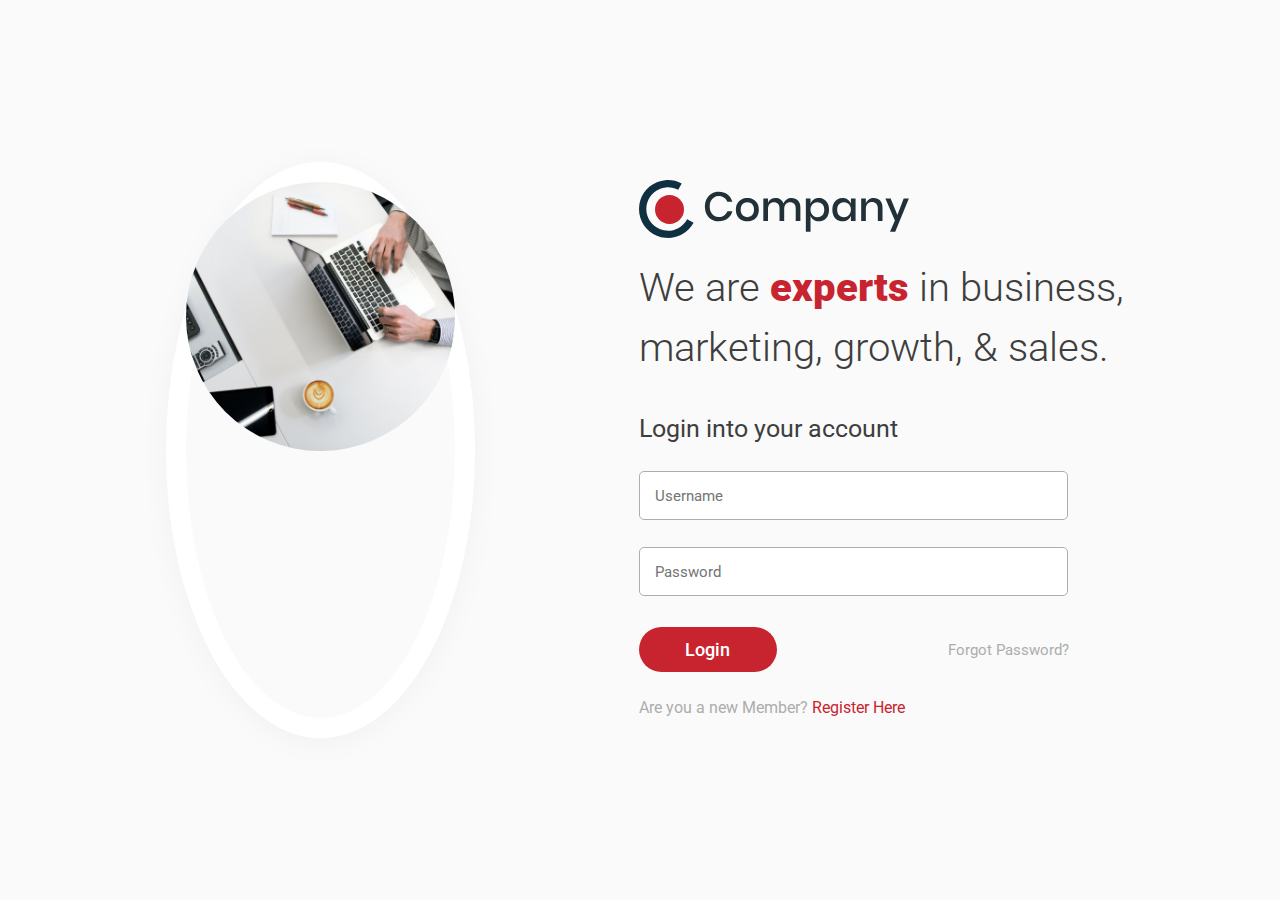
<file: index.html>
<!DOCTYPE html>
<html>

    <head>
        <meta charset = "utf-8">
        <meta name = "viewport" content = "width=device-width, initial-scale = 1">
        <link rel="stylesheet" href="css/bootstrap.min.css">
        <link rel="stylesheet" href="css/stylelogin.css">
        <title>Login Page</title>
        <style>
            @media screen and (max-width: 970px){
                .mainContainer{
                    display: flex;
                    flex-direction: column;
                }
                .formFooter a{
                    margin-left: 39vw;
                }
                .loginForm{
                    padding: 20px;
                }
                .formItems{
                    align-items: center;
                    justify-content: center;
                }
                .headingQuote{
                    text-align: center;
                }
            }
        </style>
    </head>

    <body>

        <div class="mainContainer">

            <div class="circularImg">
                <img src="images/hero-image.png" class="img-fluid">
            </div>

            <div class="loginForm">
                
                <div class="formItems">
                    <img class="img-fluid logoImg" src="images/logo.svg">

                    <div class="headingQuote">
                        <p>We are <span>experts</span> in business,<br> marketing, growth, & sales.</p>
                    </div>

                    <p class="loginTitle">Login into your account</p>

                        <form method="post" class="formBody">
                            <input class="inputUsername" type="text" placeholder="Username">
                            <input class="inputPass" type="password" placeholder="Password">

                            <div class="formFooter">
                                <input class="submitBtn" type="submit" value="Login">
                                <div class="forgotPass">
                                    <a href="#">Forgot Password?</a>
                                </div>
                            </div>
                        </form>
                        <p class="registerHere">Are you a new Member?<span><a href="#">Register Here</a></span></p>

                </div>
            </div>

        </div>

    </body>

</html>
</file>
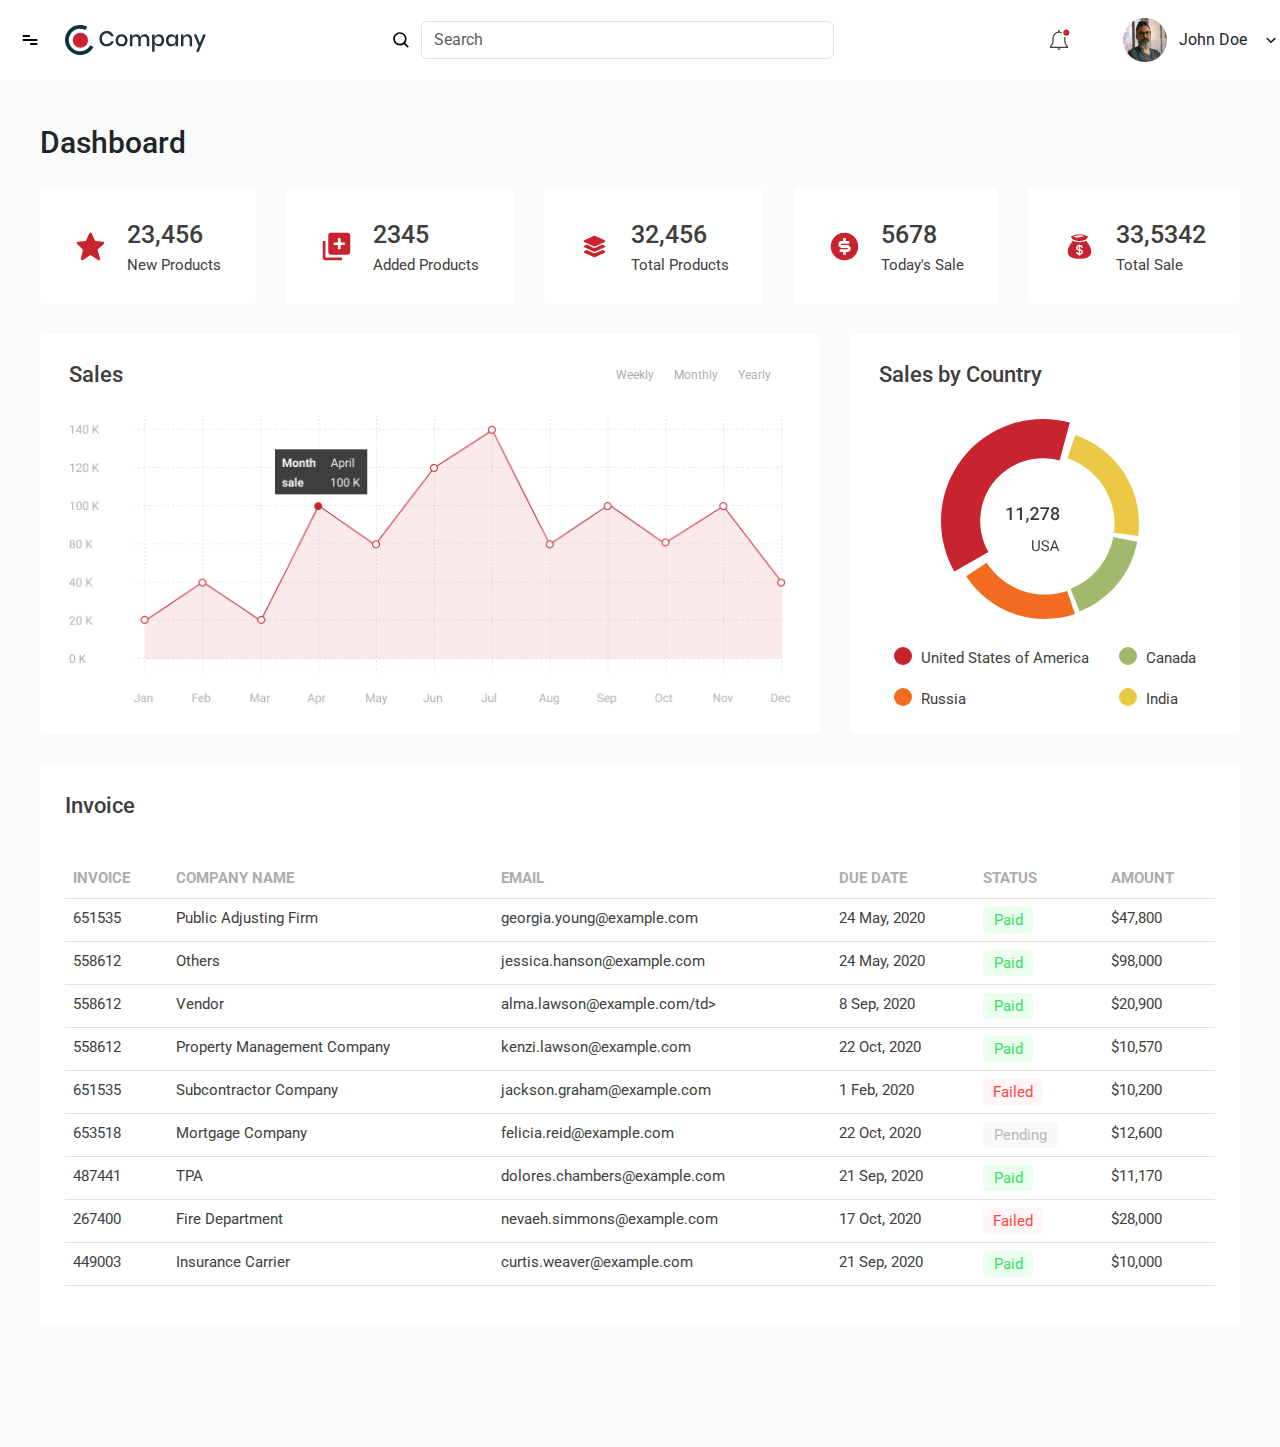
<file: dashboard.html>
<!DOCTYPE html>
<html>

    <head>
        <meta charset = "utf-8">
        <meta name = "viewport" content = "width=device-width, initial-scale = 1">
        <link rel="stylesheet" href="css/bootstrap.min.css">
        <link rel="stylesheet" href="css/styledashboard.css">
        <title>Dashboard</title>
        <style>
            @media screen and (max-width: 1130px){
                .dashCards{
                    grid-template-columns: auto auto auto;
                }
                .charts{
                    grid-template-columns: auto;
                }
                .graph{
                    margin-bottom: 20px;
                }
            }

            @media screen and (max-width: 950px) {
                .invoice{
                    white-space: nowrap;
                    /* max-width: 802px; */
                    overflow: auto;
                    max-width: 90vw;
                }
                .table-wrapper{
                    width: 100%;
                }
                .invoiceDiv{
                    width: 100%;
                    display: flex;
                    align-items: center;
                    justify-content: center;
                }
            }

            @media screen and (max-width: 862px) {
                .dashCards{
                    grid-template-columns: auto auto;
                }
                .profile{
                    margin-left: 20px;
                }
            }

            @media screen and (max-width: 775px) {
                .dashboardBody{
                    padding: 20px;
                }
            }

            @media screen and (max-width: 670px) {
                .profileName{
                    display: none;
                }
                .headerEnd{
                    display: none;
                    /* margin-left: 15px;
                    width: fit-content; */
                }
                .header{
                    grid-template-columns: auto auto;
                    padding-right: 15px;
                    margin-right: -5px;
                }
                .dashboard{
                    margin-right: -5px;
                }
                .notifiLink{
                    display: block;
                }
                .profileLink{
                    display: block;
                }
            }

            @media screen and (max-width: 465px) {
                .sideNav{
                    width: -webkit-fill-available;
                }
                .headerStart{
                    margin-right: 10px;
                }
                .logoIcon{
                    margin-left: 10px;
                }
            }

            @media screen and (max-width: 440px) {
                .dashCards{
                    grid-template-columns: auto;
                }
            }

            @media screen and (max-width: 370px) {
                .logoIcon{
                    display: none;
                }
                .graphHeader{
                    flex-direction: column;
                }
                .graphTabs{
                    justify-content: center;
                }
            }
        </style>
    </head>

    <body>

        <div class="header" id="headerBar">
            
            <div class="headerStart">
                <img class="menuIcon" src="images/menu-bar.svg" id="menuBtn" onclick="showMenu()">
                <img class="logoIcon" src="images/header-logo.svg">
            </div>

            <div class="headerSearch">
                <img class="searchIcon" src="images/search-icon.svg">
                <input type="search" class="form-control rounded" placeholder="Search"/>
            </div>

            <div class="headerEnd">
                <!-- <div class="header-end-1"> -->
                    <img class="notificationIcon" src="images/notification-icon.svg">
                <!-- </div> -->
                <!-- <div class="header-end-2"> -->
                    <img class="profile" src="images/profile.png">
                    <p class="profileName">John Doe</p>
                    <img class="downArrow" src="images/downward-arrow.svg">
                <!-- </div> -->
            </div>

        </div>

        <div class="dashboard" id="dashboard">

            <div class="sideNav" id="sideNavMenu">

                <!-- <img class="logoIcon img-fluid" src="images/header-logo.svg"> -->
                
                <a href="#">
                    <div class="dashboardLink" id="dashboardBtn">
                            <div class="dashboardIcon"><img src="images/dashboard-default.svg"></div>
                            <p>Dashboard</p>
                    </div>
                </a>

                <a href="#">
                    <div class="analysisLink">
                        <img class="analysisIcon" src="images/graph-default.svg">
                        <p>Analysis</p>
                    </div>
                </a>

                <a href="#">
                    <div class="inboxLink">
                        <img class="inboxIcon" src="images/inbox-default.svg">
                        <p>Inbox</p>
                    </div>
                </a>

                <a href="#">
                    <div class="historyLink">
                        <img class="historyIcon" src="images/clock-default.svg">
                        <p>History</p>
                    </div>
                </a>

                <a href="#">
                    <div class="usersLink">
                        <img class="usersIcon" src="images/user-default.svg">
                        <p>Users</p>
                    </div>
                </a>

                <a href="#">
                    <div class="maintenanceLink">
                        <img class="maintenanceIcon" src="images/maintenance-default.svg">
                        <p>Maintenance</p>
                    </div>
                </a>

                <a href="#">
                    <div class="settingLink">
                        <img class="settingIcon" src="images/setting-default.svg">
                        <p>Setting</p>
                    </div>
                </a>

                <a href="#" class="notifiLink">
                    <div>
                        <img class="notifiIcon" src="images/notification-icon.svg">
                        <p>Notification</p>
                    </div>
                </a>

                <a href="#" class="profileLink">
                    <div>
                        <img class="profileIcon" src="images/profile.png">
                        <p>John Doe</p>
                        <img class="downArrow" src="images/downward-arrow.svg">
                    </div>
                </a>

            </div>

            <div class="dashboardBody" id="dashboardBody">

                <p class="dashboardTitle">Dashboard</p>                

                <div class="dashCards">

                    <div class="cardItem">
                        <img src="images/star.svg">
                        <div class="cardTitle">
                            <p class="title">23,456</p>
                            <p class="subTitle">New Products</p>
                        </div>
                    </div>

                    <div class="cardItem">
                        <img src="images/new-product.svg">
                        <div class="cardTitle">
                            <p class="title">2345</p>
                            <p class="subTitle">Added Products</p>
                        </div>
                    </div>

                    <div class="cardItem">
                        <img src="images/total-product.svg">
                        <div class="cardTitle">
                            <p class="title">32,456</p>
                            <p class="subTitle">Total Products</p>
                        </div>
                    </div>

                    <div class="cardItem">
                        <img src="images/dollar-filled.svg">
                        <div class="cardTitle">
                            <p class="title">5678</p>
                            <p class="subTitle">Today's Sale</p>
                        </div>
                    </div>

                    <div class="cardItem">
                        <img src="images/money-bag.svg">
                        <div class="cardTitle">
                            <p class="title">33,5342</p>
                            <p class="subTitle">Total Sale</p>
                        </div>
                    </div>

                </div>

                <div class="charts">

                    <div class="graph">
                        <div class="graphHeader">
                            <p class="graphTitle">Sales</p>
                            <div class="graphTabs">
                                <p>Weekly</p>
                                <p>Monthly</p>
                                <p>Yearly</p>
                            </div>
                        </div>
                        <img class="graphImg img-fluid" src="images/data-graph.png">
                    </div>

                    <div class="pieChart">

                        <p class="pieChartHeader">Sales by Country</p>

                        <div class="pieChartImg">
                            <img class="img-fluid" src="images/pie-chart.svg">
                        </div>

                        <div class="pieSubTitle">

                            <div class="columns">
                                <div class="pieSubTtlColumn">

                                    <div class="rowCountry">
                                        <div class="countryColor" style="background-color: #C8242F;"></div>
                                        <p class="countryName">United States of America</p>
                                    </div>

                                    <div class="rowCountry">
                                        <div class="countryColor" style="background-color: #F16C20;"></div>
                                        <p class="countryName">Russia</p>
                                    </div>

                                </div>
                            </div>

                            <div class="columns">
                                <div class="pieSubTtlColumn">
                                    
                                    <div class="rowCountry">
                                        <div class="countryColor" style="background-color: #A2B86C;"></div>
                                        <p class="countryName">Canada</p>
                                    </div>

                                    <div class="rowCountry">
                                        <div class="countryColor" style="background-color: #EBC844;"></div>
                                        <p class="countryName">India</p>
                                    </div>

                                </div>
                            </div>

                        </div>

                    </div>

                </div>

                <div class="invoiceDiv">
                    <div class="invoice">
                        <p class="invoiceTitle">Invoice</p>
                        <div class="table-wrapper">
                            <table class="table">
                                <thead>
                                <tr>
                                    <th scope="col" class="tableHeader">INVOICE</th>
                                    <th scope="col" class="tableHeader">COMPANY NAME</th>
                                    <th scope="col" class="tableHeader">EMAIL</th>
                                    <th scope="col" class="tableHeader">DUE DATE</th>
                                    <th scope="col" class="tableHeader">STATUS</th>
                                    <th scope="col" class="tableHeader">AMOUNT</th>
                                </tr>
                                </thead>
                                <tbody>
                                <tr>
                                    <td>651535</td>
                                    <td>Public Adjusting Firm</td>
                                    <td>georgia.young@example.com</td>
                                    <td>24 May, 2020</td>
                                    <td><div class="statusBtnPaid">Paid</td></div>
                                    <td>$47,800</td>
                                </tr>
                                <tr>
                                    <td>558612</td>
                                    <td>Others</td>
                                    <td>jessica.hanson@example.com</td>
                                    <td>24 May, 2020</td>
                                    <td><div class="statusBtnPaid">Paid</td></div>
                                    <td>$98,000</td>
                                </tr>
                                <tr>
                                    <td>558612</td>
                                    <td>Vendor</td>
                                    <td>alma.lawson@example.com/td>
                                    <td>8 Sep, 2020</td>
                                    <td><div class="statusBtnPaid">Paid</td></div>
                                    <td>$20,900</td>
                                </tr>
                                <tr>
                                    <td>558612</td>
                                    <td>Property Management Company</td>
                                    <td>kenzi.lawson@example.com</td>
                                    <td>22 Oct, 2020</td>
                                    <td><div class="statusBtnPaid">Paid</td></div>
                                    <td>$10,570</td>
                                </tr>
                                <tr>
                                    <td>651535</td>
                                    <td>Subcontractor Company</td>
                                    <td>jackson.graham@example.com</td>
                                    <td>1 Feb, 2020</td>
                                    <td><div class="statusBtnFailed">Failed</td></div>
                                    <td>$10,200</td>
                                </tr>
                                <tr>
                                    <td>653518</td>
                                    <td>Mortgage Company</td>
                                    <td>felicia.reid@example.com</td>
                                    <td>22 Oct, 2020</td>
                                    <td><div class="statusBtnPending">Pending</td></div>
                                    <td>$12,600</td>
                                </tr>
                                <tr>
                                    <td>487441</td>
                                    <td>TPA</td>
                                    <td>dolores.chambers@example.com</td>
                                    <td>21 Sep, 2020</td>
                                    <td><div class="statusBtnPaid">Paid</td></div>
                                    <td>$11,170</td>
                                </tr>
                                <tr>
                                    <td>267400</td>
                                    <td>Fire Department</td>
                                    <td>nevaeh.simmons@example.com</td>
                                    <td>17 Oct, 2020</td>
                                    <td><div class="statusBtnFailed">Failed</td></div>
                                    <td>$28,000</td>
                                </tr>
                                <tr>
                                    <td>449003</td>
                                    <td>Insurance Carrier</td>
                                    <td>curtis.weaver@example.com</td>
                                    <td>21 Sep, 2020</td>
                                    <td><div class="statusBtnPaid">Paid</td></div>
                                    <td>$10,000</td>
                                </tr>
                                </tbody>
                            </table>
                        </div>
                    </div>
                </div>

            </div>

        </div>

    </body>

</html>

<script>

    const sideNavMenu = document.getElementById("sideNavMenu");
    console.log(toString(sideNavMenu.style.display));

    function showMenu(){
        if(window.getComputedStyle(sideNavMenu).display === 'none'){
            sideNavMenu.style.display = "block";
            sideNavMenu.style.position = "absolute"
            if(parseInt(window.innerWidth) <= 500){
                sideNavMenu.style.minHeight = "fit-content";
                document.body.style.overflow = "hidden";
            }
            else{
                sideNavMenu.style.minHeight = "100vh";
            }
        }   
        else{
            sideNavMenu.style.display = "none";
            document.body.style.overflow = "auto";
        }
    }

</script>
</file>
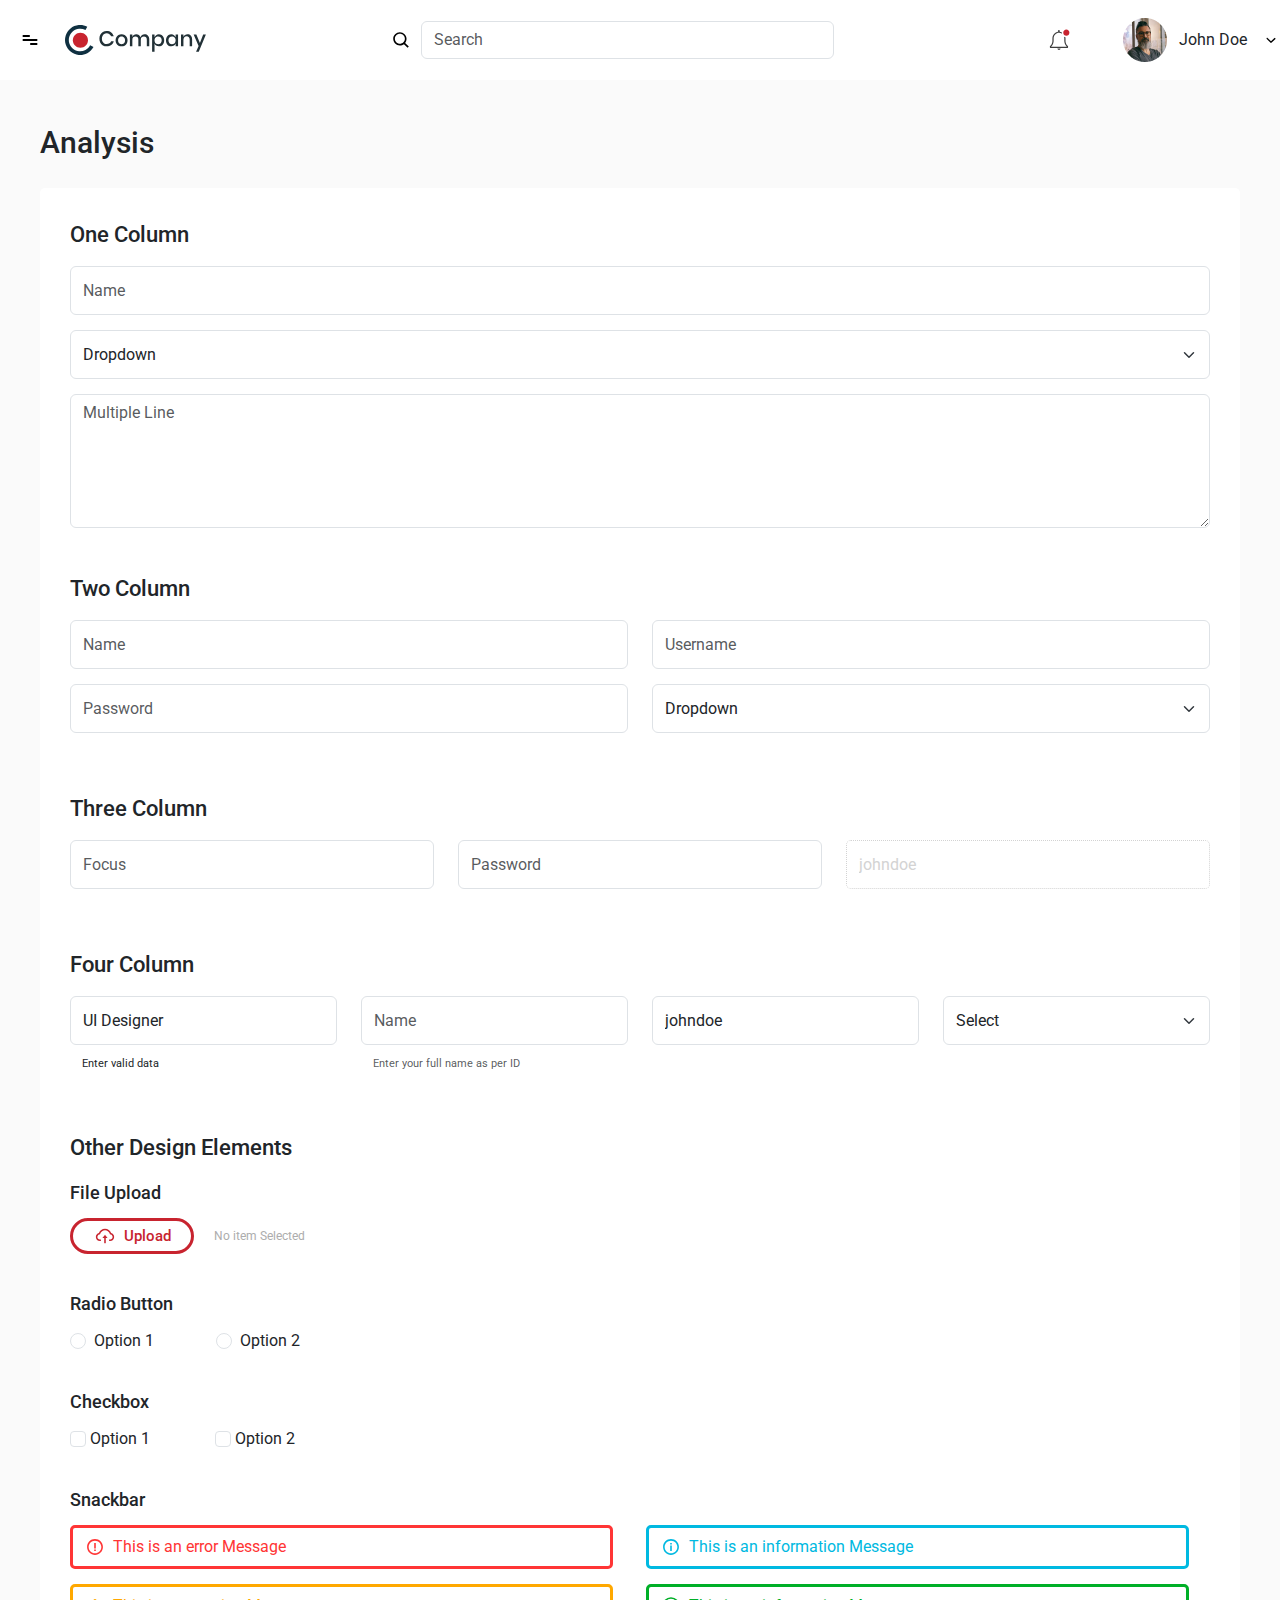
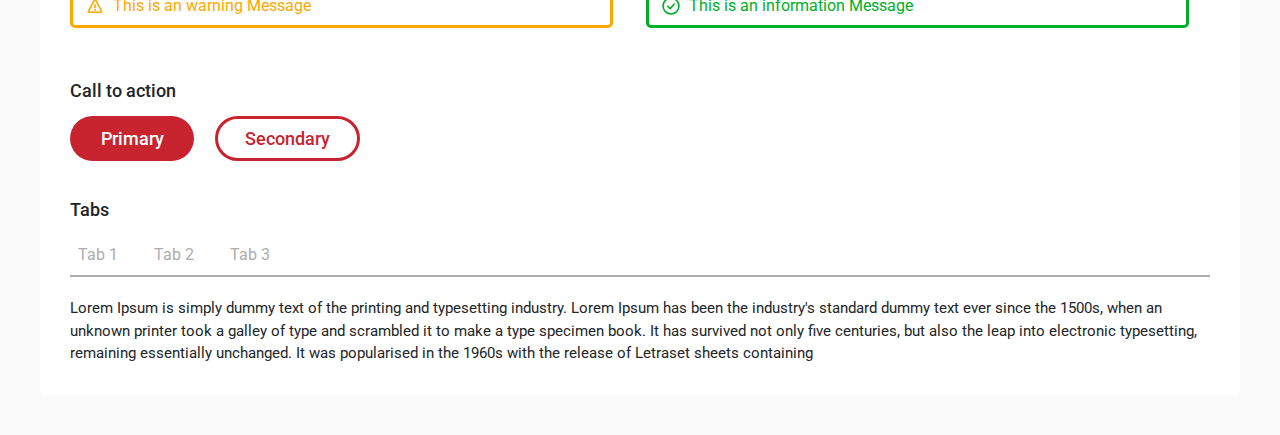
<file: innerpage.html>
<!DOCTYPE html>
<html>

    <head>
        <meta charset = "utf-8">
        <meta name = "viewport" content = "width=device-width, initial-scale = 1">
        <link rel="stylesheet" href="css/bootstrap.min.css">
        <link rel="stylesheet" href="css/styleinnerpage.css">
        <link rel="stylesheet" href="css/styledashboard.css">
        <title>Analysis</title>

        <style>
            @media screen and (max-width: 1130px){
                
            }

            @media screen and (max-width: 950px) {
                
            }

            @media screen and (max-width: 862px) {
                .profile{
                    margin-left: 20px;
                }
            }

            @media screen and (max-width: 810px) {
                .fourColumns{
                    display: grid;
                    grid-template-columns: auto auto;
                    row-gap: 10px;
                }
            }

            @media screen and (max-width: 775px) {
                .analysisBody{
                    padding: 20px;
                }
            }

            @media screen and (max-width: 670px) {
                .profileName{
                    display: none;
                }
                .headerEnd{
                    display: none;
                    /* margin-left: 15px;
                    width: fit-content; */
                }
                .header{
                    grid-template-columns: auto auto;
                    padding-right: 10px;
                }
                .notifiLink{
                    display: block;
                }
                .profileLink{
                    display: block;
                }
            }

            @media screen and (max-width: 476px) {
                
            }

            @media screen and (max-width: 465px) {
                .sideNav{
                    width: -webkit-fill-available;
                }
                .headerStart{
                    margin-right: 10px;
                }
                .logoIcon{
                    margin-left: 10px;
                }
            }

            @media screen and (max-width: 425px) {
                .col{
                    margin-bottom: 10px;
                    flex: 1 0 100%;
                }
            }

            @media screen and (max-width: 370px) {
                .logoIcon{
                    display: none;
                }
            }
        </style>

    </head>

    <body>

        <div class="header" id="headerBar">
            
            <div class="headerStart">
                <img class="menuIcon" src="images/menu-bar.svg" id="menuBtn" onclick="showMenu()">
                <img class="logoIcon" src="images/header-logo.svg">
            </div>

            <div class="headerSearch">
                <img class="searchIcon" src="images/search-icon.svg">
                <input type="search" class="form-control rounded" placeholder="Search"/>
            </div>

            <div class="headerEnd">
                <!-- <div class="header-end-1"> -->
                    <img class="notificationIcon" src="images/notification-icon.svg">
                <!-- </div> -->
                <!-- <div class="header-end-2"> -->
                    <img class="profile" src="images/profile.png">
                    <p class="profileName">John Doe</p>
                    <img class="downArrow" src="images/downward-arrow.svg">
                <!-- </div> -->
            </div>

        </div>

        <div class="analysis">

            <div class="sideNav" id="sideNavMenu">

                
                <!-- <div class="logoIconDiv">
                    <img class="logoIcon img-fluid" src="images/header-logo.svg">
                </div> -->
                
                <a href="#">
                    <div class="dashboardLink" id="dashboardBtn">
                            <div class="dashboardIcon"><img src="images/dashboard-default.svg"></div>
                            <p>Dashboard</p>
                    </div>
                </a>

                <a href="#">
                    <div class="analysisLink">
                        <img class="analysisIcon" src="images/graph-default.svg">
                        <p>Analysis</p>
                    </div>
                </a>

                <a href="#">
                    <div class="inboxLink">
                        <img class="inboxIcon" src="images/inbox-default.svg">
                        <p>Inbox</p>
                    </div>
                </a>

                <a href="#">
                    <div class="historyLink">
                        <img class="historyIcon" src="images/clock-default.svg">
                        <p>History</p>
                    </div>
                </a>

                <a href="#">
                    <div class="usersLink">
                        <img class="usersIcon" src="images/user-default.svg">
                        <p>Users</p>
                    </div>
                </a>

                <a href="#">
                    <div class="maintenanceLink">
                        <img class="maintenanceIcon" src="images/maintenance-default.svg">
                        <p>Maintenance</p>
                    </div>
                </a>

                <a href="#">
                    <div class="settingLink">
                        <img class="settingIcon" src="images/setting-default.svg">
                        <p>Setting</p>
                    </div>
                </a>

                <a href="#" class="notifiLink">
                    <div>
                        <img class="notifiIcon" src="images/notification-icon.svg">
                        <p>Notification</p>
                    </div>
                </a>

                <a href="#" class="profileLink">
                    <div>
                        <img class="profileIcon" src="images/profile.png">
                        <p>John Doe</p>
                        <img class="downArrow" src="images/downward-arrow.svg">
                    </div>
                </a>

            </div>

            
            <div class="analysisBody">
                <p class="analysisTitle">Analysis</p>

                <div class="mainForm">
                    <p class="titles">One Column</p>

                    <div class="form-group">
                        <div class="col">
                            <input type="text" class="form-control" placeholder="Name">
                        </div>
                        
                        <div class="col">
                            <select class="form-select">
                                <option disabled selected hidden>Dropdown</option>
                                <option>1</option>
                                <option>2</option>
                                <option>3</option>
                                <option>4</option>
                            </select>
                        </div>

                        <div class="col">
                            <textarea class="form-control" rows="5" placeholder="Multiple Line"></textarea>
                        </div>
                    </div>

                    <p class="titles">Two Column</p>

                    <div class="form-group">
                        <div class="row">
                            <div class="col">
                                <input type="text" class="form-control" placeholder="Name">
                            </div>
                            <div class="col">
                                <input type="text" class="form-control" placeholder="Username">
                            </div>
                        </div>

                        <div class="row">
                            <div class="col">
                                <input type="text" class="form-control" placeholder="Password">
                            </div>
                            <div class="col">
                                <select class="form-select" >
                                    <option disabled selected hidden>Dropdown</option>
                                    <option>1</option>
                                    <option>2</option>
                                    <option>3</option>
                                    <option>4</option>
                                </select>
                            </div>
                        </div>
                    </div>

                    <p class="titles">Three Column</p>

                    <div class="form-group">
                        <div class="row">
                            <div class="col">
                                <input type="text" class="form-control focusInput shadow-none" placeholder="Focus">
                            </div>
                            <div class="col">
                                <input type="password" class="form-control" placeholder="Password">
                            </div>
                            <div class="col">
                                <input type="text" class="form-control" placeholder="disabled" value="johndoe" disabled>
                            </div>
                        </div>
                    </div>

                    <p class="titles">Four Column</p>

                    <div class="form-group">
                        <div class="row fourColumns">
                            <div class="col designationBox">
                                <input type="text" class="form-control shadow-none" placeholder="Designation" value="UI Designer">
                                <div class="inputSmallDiv"><small>Enter valid data</small></div>
                            </div>
                            <div class="col">
                                <input type="text" class="form-control" placeholder="Name">
                                <div class="inputSmallDiv"><small class="text-muted">Enter your full name as per ID</small></div>
                            </div>
                            <div class="col">
                                <input type="text" class="form-control" placeholder="Username" value="johndoe">
                            </div>
                            <div class="col">
                                <select class="form-select" >
                                    <option disabled selected hidden>Select</option>
                                    <option>1</option>
                                    <option>2</option>
                                    <option>3</option>
                                    <option>4</option>
                                </select>
                            </div>
                        </div>
                    </div>

                    <p class="titles">Other Design Elements</p>

                    <p class="subTitles">File Upload</p>

                    <div class="fileUpload">
                        <a href="#">
                            <div class="uploadBtn">
                                <img src="images/cloud-upload-icon.svg">
                                <p>Upload</p>
                            </div>
                        </a>
                        <p class="noItemText">No item Selected</p>
                    </div>

                    <p class="subTitles">Radio Button</p>

                    <div class="radioBtns">
                        <div class="form-check form-check-inline">
                            <input class="form-check-input shadow-none" type="radio" name="radiobtn" value="option1">
                            <label class="form-check-label" for="inlineRadio1">Option 1</label>
                        </div>
                        <div class="form-check form-check-inline">
                            <input class="form-check-input shadow-none" type="radio" name="radiobtn" value="option2">
                            <label class="form-check-label" for="inlineRadio2">Option 2</label>
                        </div>
                    </div>

                    <p class="subTitles">Checkbox</p>

                    <div class="checkBox">
                        <div class="form-check-inline">
                            <input class="form-check-input shadow-none" type="checkbox" value="" id="defaultCheck1">
                            <label class="form-check-label" for="defaultCheck1">Option 1</label>
                        </div>
                        <div class="form-check-inline">
                            <input class="form-check-input shadow-none" type="checkbox" value="" id="defaultCheck2">
                            <label class="form-check-label" for="defaultCheck2">Option 2</label>
                        </div>
                    </div>

                    <p class="subTitles">Snackbar</p>

                    <div class="snackBar">
                        <div class="row snackBarRow">
                            <div class="col errorMsg">
                                <img src="images/error-icon.svg">
                                <p>This is an error Message</p>
                            </div>
                            <div class="col infoMsg">
                                <img src="images/info-icon.svg">
                                <p>This is an information Message</p>
                            </div>
                        </div>
                        <div class="row snackBarRow">
                            <div class="col warnMsg">
                                <img src="images/warning-icon.svg">
                                <p>This is an warning Message</p>
                            </div>
                            <div class="col successMsg">
                                <img src="images/success-icon.svg">
                                <p>This is an information Message</p>
                            </div>
                        </div>
                    </div>

                    <p class="subTitles">Call to action</p>

                    <div class="actionButtons">
                        <div class="primaryBtn">
                            <p>Primary</p>
                        </div>
                        <div class="secondaryBtn">
                            <p>Secondary</p>
                        </div>
                    </div>

                    <p class="subTitles">Tabs</p>

                    <div class="tabView">
                        <a href="#"><p>Tab 1</p></a>
                        <a href="#"><p>Tab 2</p></a>
                        <a href="#"><p>Tab 3</p></a>
                    </div>

                    <div class="tabContent">
                        Lorem Ipsum is simply dummy text of the printing and typesetting industry. Lorem Ipsum has been the industry's standard dummy text ever since the 1500s, when an unknown printer took a galley of type and scrambled it to make a type specimen book. It has survived not only five centuries, but also the leap into electronic typesetting, remaining essentially unchanged. It was popularised in the 1960s with the release of Letraset sheets containing
                    </div>
                </div>
            </div>

        </div>

    </body>

</html>

<script>

    const sideNavMenu = document.getElementById("sideNavMenu");
    console.log(toString(sideNavMenu.style.display));

    function showMenu(){
        if(window.getComputedStyle(sideNavMenu).display === 'none'){
            sideNavMenu.style.display = "block";
            sideNavMenu.style.position = "absolute"
            sideNavMenu.style.minHeight = "100vh";
            if(parseInt(window.innerWidth) <= 500){
                sideNavMenu.style.minHeight = "fit-content";
                document.body.style.overflow = "hidden";
            }
            else{
                sideNavMenu.style.minHeight = "100vh";
            }
        }   
        else{
            sideNavMenu.style.display = "none";
            document.body.style.overflow = "auto";
        }
    }

</script>
</file>
<file: css/stylelogin.css>
@import url('https://fonts.googleapis.com/css2?family=Roboto:wght@100;300;400;500;700;900&display=swap');

html{
    height: 100%;
    width: 100%;
}

body{
    height: 100%;
    width: 100%;
    background-color: #FAFAFA;
    font-family: Roboto, sans-serif;
}

p{
    margin: 0px;
}

.mainContainer{
    display: flex;
    flex-direction: row;
    height: 100%;
    width: 100%;
    align-items: center;
}

.circularImg{
    margin-left: 166px;
    height: 576px;
    width: 576px;
    box-shadow: 0px 4px 31px #0000000A;
    border: 20px solid #FFFFFF;
    border-radius: 50%;
}

.circularImg img{
    border-radius: 50%;
}

.loginForm{
    display: flex;
    flex-direction: column;
    height: 100%;
    width: 100%;
    margin-left: 164px;
    justify-content: center;
}

.logoImg{
    width: 272px;
    height: 58px;
}

.headingQuote{
    font-size: 40px;
    font-weight: 300;
    color: #3E3E3E;
    margin-top: 20px;
    width: 500px;
}

.headingQuote span{
    font-weight: 900;
    color: #C8242F;
}

.loginTitle{
    font-weight: 400;
    font-size: 25px;
    color: #3E3E3E;
    margin-top: 32px;
}

.formBody{
    margin-top: 24px;
    display: flex;
    flex-direction: column;
}

.inputUsername{
    width: 429px;
    height: 49px;
    border: 1px solid #ADADAD;
    border-radius: 5px 5px 5px 5px;
    font-size: 15px;
    padding-left: 15px;
}

.inputPass{
    margin-top: 27px;
    width: 429px;
    height: 49px;
    border: 1px solid #ADADAD;
    border-radius: 5px 5px 5px 5px;
    font-size: 15px;
    padding-left: 15px;
}

::placeholder{
    font-weight: 400;
    font-size: 15px;
}

.submitBtn{
    width: 138px;
    height: 45px;
    background-color: #C8242F;
    border: 0px;
    border-radius: 23px 23px 23px 23px;
    font-size: 18px;
    font-weight: 500;
    color: white;
}

.formFooter{
    display: flex;
    flex-direction: row;
    margin-top: 31px;
    align-items: center;
}

.formFooter a{
    font-size: 15px;
    color: #ADADAD;
    font-weight: 400;
    margin-left: 171px;
    text-decoration: none;
}

.registerHere{
    margin-top: 24px;
    color: #ADADAD;
    font-weight: 400;
}

.registerHere span a{
    margin-left: 4px;
    color: #C8242F;
    text-decoration: none;
}
</file>
<file: css/styledashboard.css>
@import url('https://fonts.googleapis.com/css2?family=Roboto:wght@100;300;400;500;700;900&display=swap');

*{
    box-sizing: unset;
}

html{
    /* height: 100%;
    width: 100%; */
}

body{
    font-family: Roboto, sans-serif;
}

p{
    margin: 0px;
}

a{
    text-decoration: none;
    color: black;
}

.header{
    display: grid;
    grid-template-columns: auto auto auto;
    flex-direction: row;
    height: 80px;
    align-items: center;
    position: sticky;
    top: -1px;
    left: 0;
    background-color: #FFFFFF;
    z-index: 10;
}

.headerStart{
    display: flex;
    flex-direction: row;
    justify-content: start;
    align-items: center;
    margin-left: 20px;
    width: 100%;
}

.menuIcon{
    width: 20px;
    height: 20px;
}

.logoIcon{
    margin-left: 25px;
    height: 30px;
    width: 142px;
}

.headerSearch{
    display: flex;
    flex-direction: row;
    width: 100%;
    justify-content: start;
    align-items: center;
}

.searchIcon{
    height: 20px;
    width: 20px;
    margin-right: 10px;
}

.searchText{
    margin-left:15px ;
    font-size: 20px;
    font-weight: 400;
}

.headerEnd{
    width: 100%;
    display: flex;
    flex-direction: row;
    justify-content: end;
    align-items: center;
    margin-right: 30px;
}
/* 
.header-end-1{
    width: 100%;
    display: flex;
    justify-content: end;
}

.header-end-2{
    display: flex;
    flex-direction: row;
    align-items: center;
    width: 100%;
} */

.notificationIcon{
    height: 22px;
    width: 22px;
}

.profile{
    height: 44px;
    width: 44px;
    margin-left: 53px;
}

.profileName{
    margin-left: 12px;
    font-weight: 400;
    font-size: 16px;
}

.downArrow{
    margin-left: 15px;
    width: 18px;
    height: 18px;
}

.dashboard{
    /* display: none; */
    display: grid;
    position: relative;
    /* grid-template-columns: auto auto; */
}

.sideNav{
    display: none;
    flex-direction: column;
    height: 100%;
    min-width: 240px;
    align-items: center;
    padding-left: 30px;
    padding-right: 20px;
    padding-top: 25px;
    background-color: #FFFFFF;
    /* position: sticky; */
    /* top: 80px; */
    left: 0;
    z-index: 5;
}

.dashboardIcon{
    width: fit-content;
}

.sideNav p{
    font-weight: 400;
    font-size: 16px;
}

.sideNav div{
    display: flex;
    flex-direction: row;
    align-items: center;
    height: 43px;
    border-radius: 5px;
}

.sideNav div img{
    margin-left: 18px;
    margin-right: 13px;
    height: 20px;
    width: 20px;
}

.sideNav div:hover{
    background-color: #FFF3F4;
    color: #C8242F;
}

.notifiLink{
    display: none;
}

.profileLink{
    display: none;
}

.dashboardIcon:hover{
    background: url("/images/dashboard-active.svg");
}

.dashboardBody{
    display: flex;
    flex-direction: column;
    padding: 40px;
    background-color: #FAFAFA;
    height: 100%;
    width: auto;
    /* max-width: 100vw; */
    z-index: 0;
}

.dashboardTitle{
    font-size: 30px;
    font-weight: 500;
}

.dashCards{
    display: grid;
    grid-template-columns: auto auto auto auto auto;
    column-gap: 30px;
    row-gap: 15px;
    min-height: 116px;
    margin-top: 23px;
}

.cardItem{
    display: flex;
    flex-direction: row;
    background-color: #FFFFFF;
    align-items: center;
    justify-content: center;
    /* margin-right: 30px; */
    padding-top: 20px;
    padding-bottom: 20px;
    border-radius: 5px;
}

.cardItem img{
    margin-right: 20px;
    height: 33px;
    width: 33px;
}

.cardTitle{
    display: flex;
    flex-direction: column;
}

.title{
    font-weight: 500;
    font-size: 25px;
    color: #3E3E3E;
}

.subTitle{
    font-size: 15px;
    color: #3E3E3E;
}

.charts{
    display: grid;
    grid-template-columns: 65% 32.5%;
    column-gap: 30px;
    margin-top: 30px;
    min-height: 400px;
}

.graph{
    display: flex;
    flex-direction: column;
    background-color: #FFFFFF;
    border-radius: 5px;
    -webkit-box-sizing: border-box;
    padding-left: 29px;
    padding-top: 24px;
    padding-bottom: 29px;
    padding-right: 29px;
}

.graphHeader{
    display: flex;
    flex-direction: row;
    align-items: center;
}

.graphTitle{
    font-size: 22px;
    font-weight: 500;
    color: #3E3E3E;
}

.graphTabs{
    font-size: 12px;
    color: #ADADAD;
    display: flex;
    flex-direction: row;
    width: 100%;
    justify-content: end;
}

.graphTabs p{
    margin-right: 20px;
}

.graphImg{
    margin-top: 25px;
    max-height: 295px;
}

.pieChart{
    display: flex;
    flex-direction: column;
    background-color: #FFFFFF;
    border-radius: 5px;
    -webkit-box-sizing: border-box;
    padding-left: 29px;
    padding-top: 24px;
    padding-right: 29px;
}

.pieChartHeader{
    font-size: 22px;
    font-weight: 500;
    color: #3E3E3E;
}

.pieChartImg{
    display: flex;
    max-height: 250px;
    justify-content: center;
    margin-top: 10px;
}

.pieSubTitle{
    display: grid;
    grid-template-columns: auto auto;
}

.columns{
    display: flex;
    justify-content: center;
    align-items: center;
}

.pieSubTtlColumn{
    width: fit-content;
}

.rowCountry{
    display: flex;
    flex-direction: row;
    margin-bottom: 18px;
}

.countryColor{
    height: 18px;
    width: 18px;
    border-radius: 50%;
    margin-right: 9px;
}

.countryName{
    font-size: 15px;
    color: #3E3E3E;
}

.invoice{
    /* display: none; */
    background-color: #FFFFFF;
    border-radius: 5px;
    margin-top: 30px;
    -webkit-box-sizing: border-box;
    padding: 25px;
}

.invoiceTitle{
    font-size: 22px;
    font-weight: 500;
    color: #3E3E3E;
    margin-bottom: 37px;
}

.invoiceTable{
    display: grid;
    grid-template-columns: max-content max-content max-content max-content max-content max-content;
    padding: 5px;
}

.tableHeader{
    font-size: 15px;
    color: #ADADAD;
}

.table-wrapper{
    overflow: auto; 
    /* min-width: 650px; */
    width: 100%;
}

tbody tr{
    font-size: 15px;
    color: #3E3E3E;
}

.statusBtnPaid{
    display: flex;
    height: 26px;
    width: 50px;
    background-color: #EBFFEF;
    border-radius: 5px;
    color: #3CDD5F;
    justify-content: center;
    align-items: center;
}

.statusBtnFailed{
    display: flex;
    height: 26px;
    width: 60px;
    background-color: #FFF5F5;
    border-radius: 5px;
    color: #FF4545;
    justify-content: center;
    align-items: center;
}

.statusBtnPending{
    display: flex;
    height: 26px;
    width: 75px;
    background-color: #F8F8F8;
    border-radius: 5px;
    color: #BABABA;
    justify-content: center;
    align-items: center;
}
</file>
<file: css/styleinnerpage.css>
@import url('https://fonts.googleapis.com/css2?family=Roboto:wght@100;300;400;500;700;900&display=swap');

*{
    box-sizing: border-box !important; 
}

/* .logoIconDiv{
    display: none;
} */

.col{
    min-height: 44px;
    margin-bottom: 15px;
}

.analysis{
    display: flex;
    flex-direction: row;
    position: relative;
}

.analysisBody{
    display: flex;
    flex-direction: column;
    padding: 40px;
    background-color: #FAFAFA;
    height: 100%;
    width: 100%;
    z-index: 0;
}

.analysisTitle{
    font-size: 30px;
    font-weight: 500;
}

.mainForm{
    margin-top: 23px;
    background-color: #FFFFFF;
    border-radius: 5px;
    padding: 30px;
}

.titles{
    font-size: 22px;
    font-weight: 500;
    margin-bottom: 15px;
}

.form-group{
    margin-bottom: 44px;
}

.form-group input,select{
    height: 49px;
}

.fourColumns{
    margin-bottom: 44px;
}

input[type="text"]:disabled{
    border-style: dotted;
    color: lightgray;
    border-radius: 5px;
    border-color: lightgray;
    background-color: #FFFFFF;
}

.focusInput:focus{
    border: solid #C8242F;
}

.inputSmallDiv{
    margin-top: 9px;
    padding-left: 12px;
    font-size: 12px;
}

.designationBox input:focus{
    border: solid #FF3C3C;
}

.designationBox input:focus + small{
    color: #FF3C3C;
}

.subTitles{
    font-size: 18px;
    font-weight: 500;
    margin-bottom: 12px;
}

.uploadBtn{
    display: flex;
    flex-direction: row;
    width: 124px;
    height: 36px;
    border-radius: 18px;
    border: #C8242F solid;
    align-items: center;
    justify-content: center;
    margin-right: 20px;
}

.uploadBtn p{
    color: #C8242F;
    font-size: 15px;
    font-weight: 500;
}

.uploadBtn img{
    height: 22px;
    width: 22px;
    margin-right: 8px;
}

.fileUpload{
    display: flex;
    flex-direction: row;
    align-items: center;
    margin-bottom: 36px;
}

.noItemText{
    font-size: 12px;
    color: #ADADAD;
}

.radioBtns{
    margin-bottom: 33px;
}

.radioBtns input:checked{
    border: #C8242F solid;
    background-color: #C8242F;
}

.radioBtns label{
    margin-right: 42px;
}

.checkBox label{
    margin-right: 45px;
}

.checkBox input:checked{
    border: #C8242F solid;
    background-color: #C8242F;
}

.checkBox{
    margin-bottom: 35px;
}

.errorMsg{
    display: flex;
    flex-direction: row;
    border: #FF3535 solid;
    border-radius: 5px;
    color: #FF3535;
    align-items: center;
    justify-content: left;
    margin-right: 33px;
}

.errorMsg img{
    height: 20px;
    width: 20px;
    margin-right: 8px;
}

.infoMsg{
    display: flex;
    flex-direction: row;
    border: #00B9E1 solid;
    border-radius: 5px;
    color: #00B9E1;
    align-items: center;
    justify-content: left;
    margin-right: 33px;
}

.infoMsg img{
    height: 20px;
    width: 20px;
    margin-right: 8px;
}

.successMsg{
    display: flex;
    flex-direction: row;
    border: #00AF27 solid;
    border-radius: 5px;
    color: #00AF27;
    align-items: center;
    justify-content: left;
    margin-right: 33px;
}

.successMsg img{
    height: 20px;
    width: 20px;
    margin-right: 8px;
}

.warnMsg{
    display: flex;
    flex-direction: row;
    border: #FFA800 solid;
    border-radius: 5px;
    color: #FFA800;
    align-items: center;
    justify-content: left;
    margin-right: 33px;
}

.warnMsg img{
    height: 20px;
    width: 20px;
    margin-right: 8px;
}

.snackBarRow{
    margin-left: 0px;
    min-height: 44px;
}

.snackBar{
    margin-bottom: 34px;
}

.actionButtons{
    display: flex;
    flex-direction: row;
}

.primaryBtn{
    height: 45px;
    width: 124px;
    background-color: #C8242F;
    color: #FFFFFF;
    font-size: 18px;
    font-weight: 500;
    border-radius: 23px;
    display: flex;
    align-items: center;
    justify-content: center;
    margin-right: 21px;
}

.secondaryBtn{
    width: 145px;
    height: 45px;
    border: #C8242F solid;
    color: #C8242F;
    font-size: 18px;
    font-weight: 500;
    display: flex;
    align-items: center;
    justify-content: center;
    border-radius: 23px;
}

.actionButtons{
    margin-bottom: 35px;
}

.tabView{
    display: flex;
    flex-direction: row;
    width: 100%;
    border-bottom: 2px solid #ADADAD;
    padding: 8px;
}

.tabView p{
    margin-right: 36px;
    color: #ADADAD;
}

.tabContent{
    font-size: 15px;
    margin-top: 20px;
}
</file>
